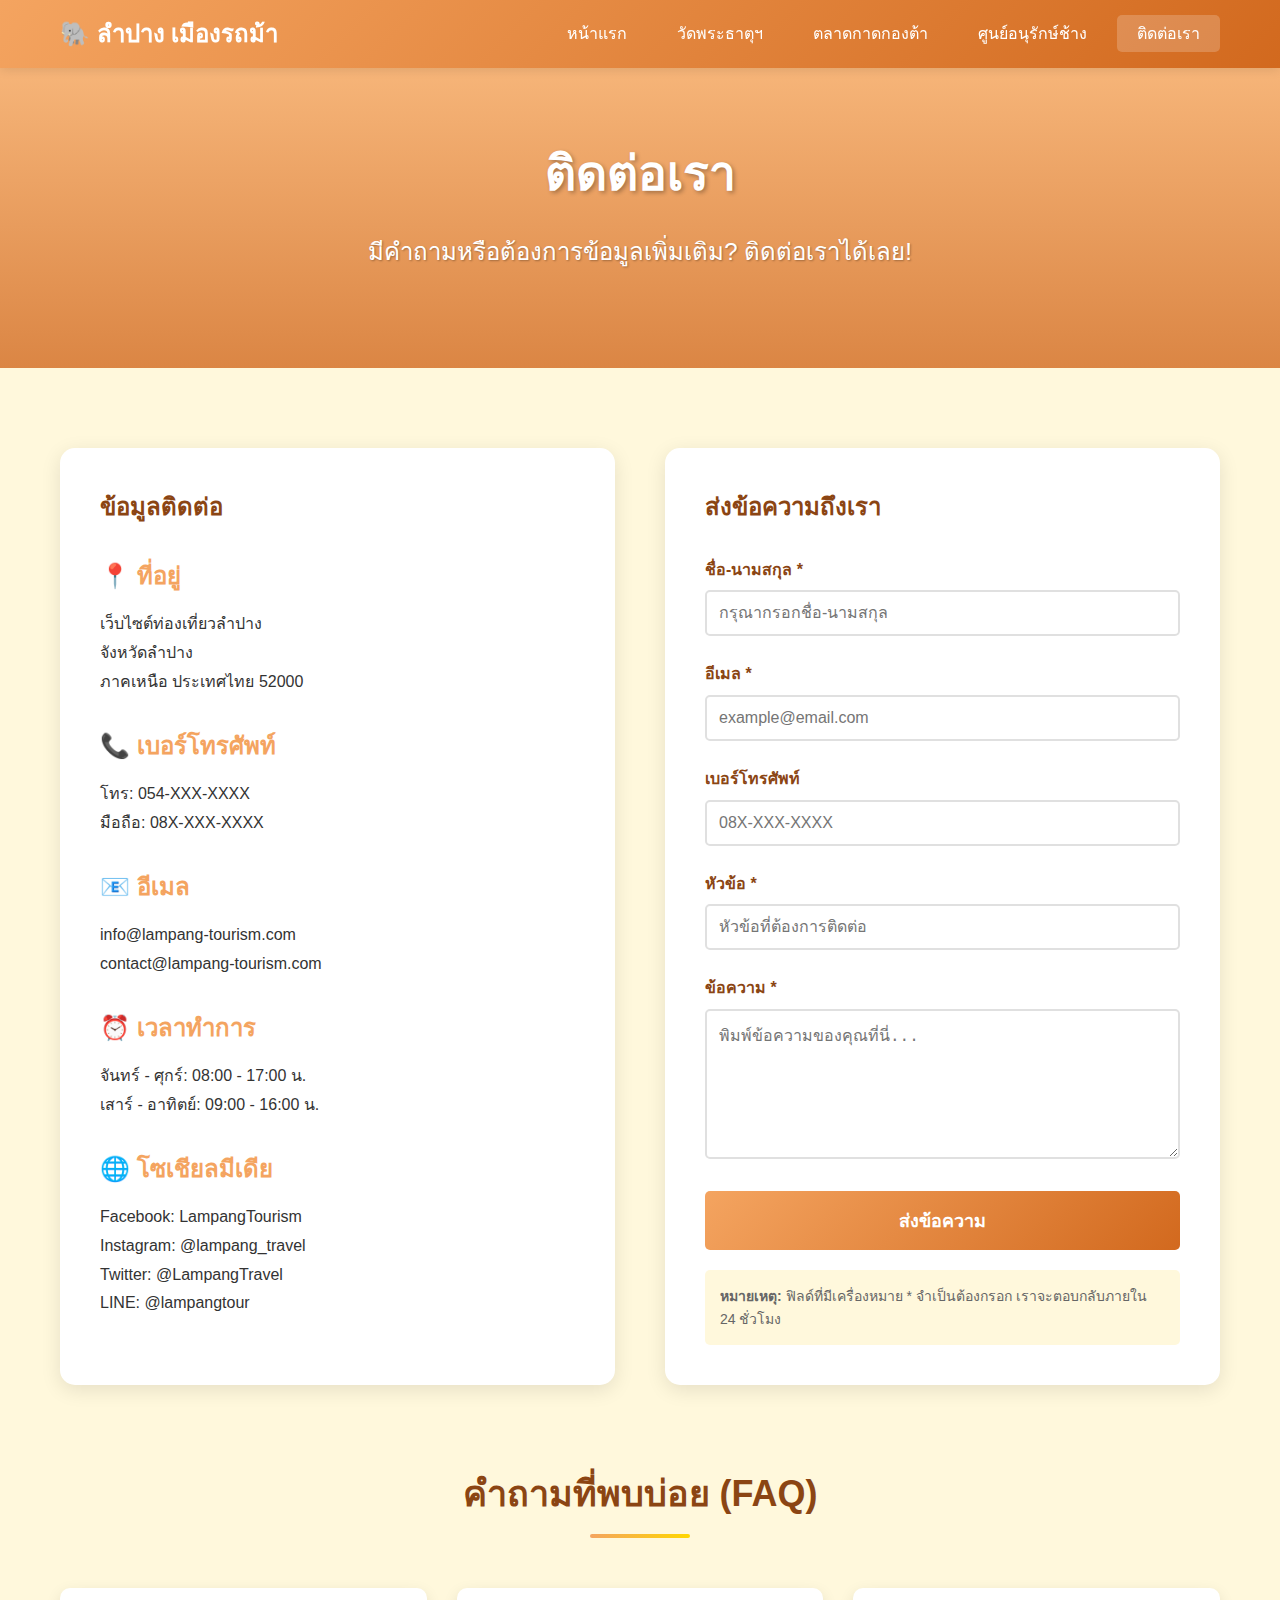
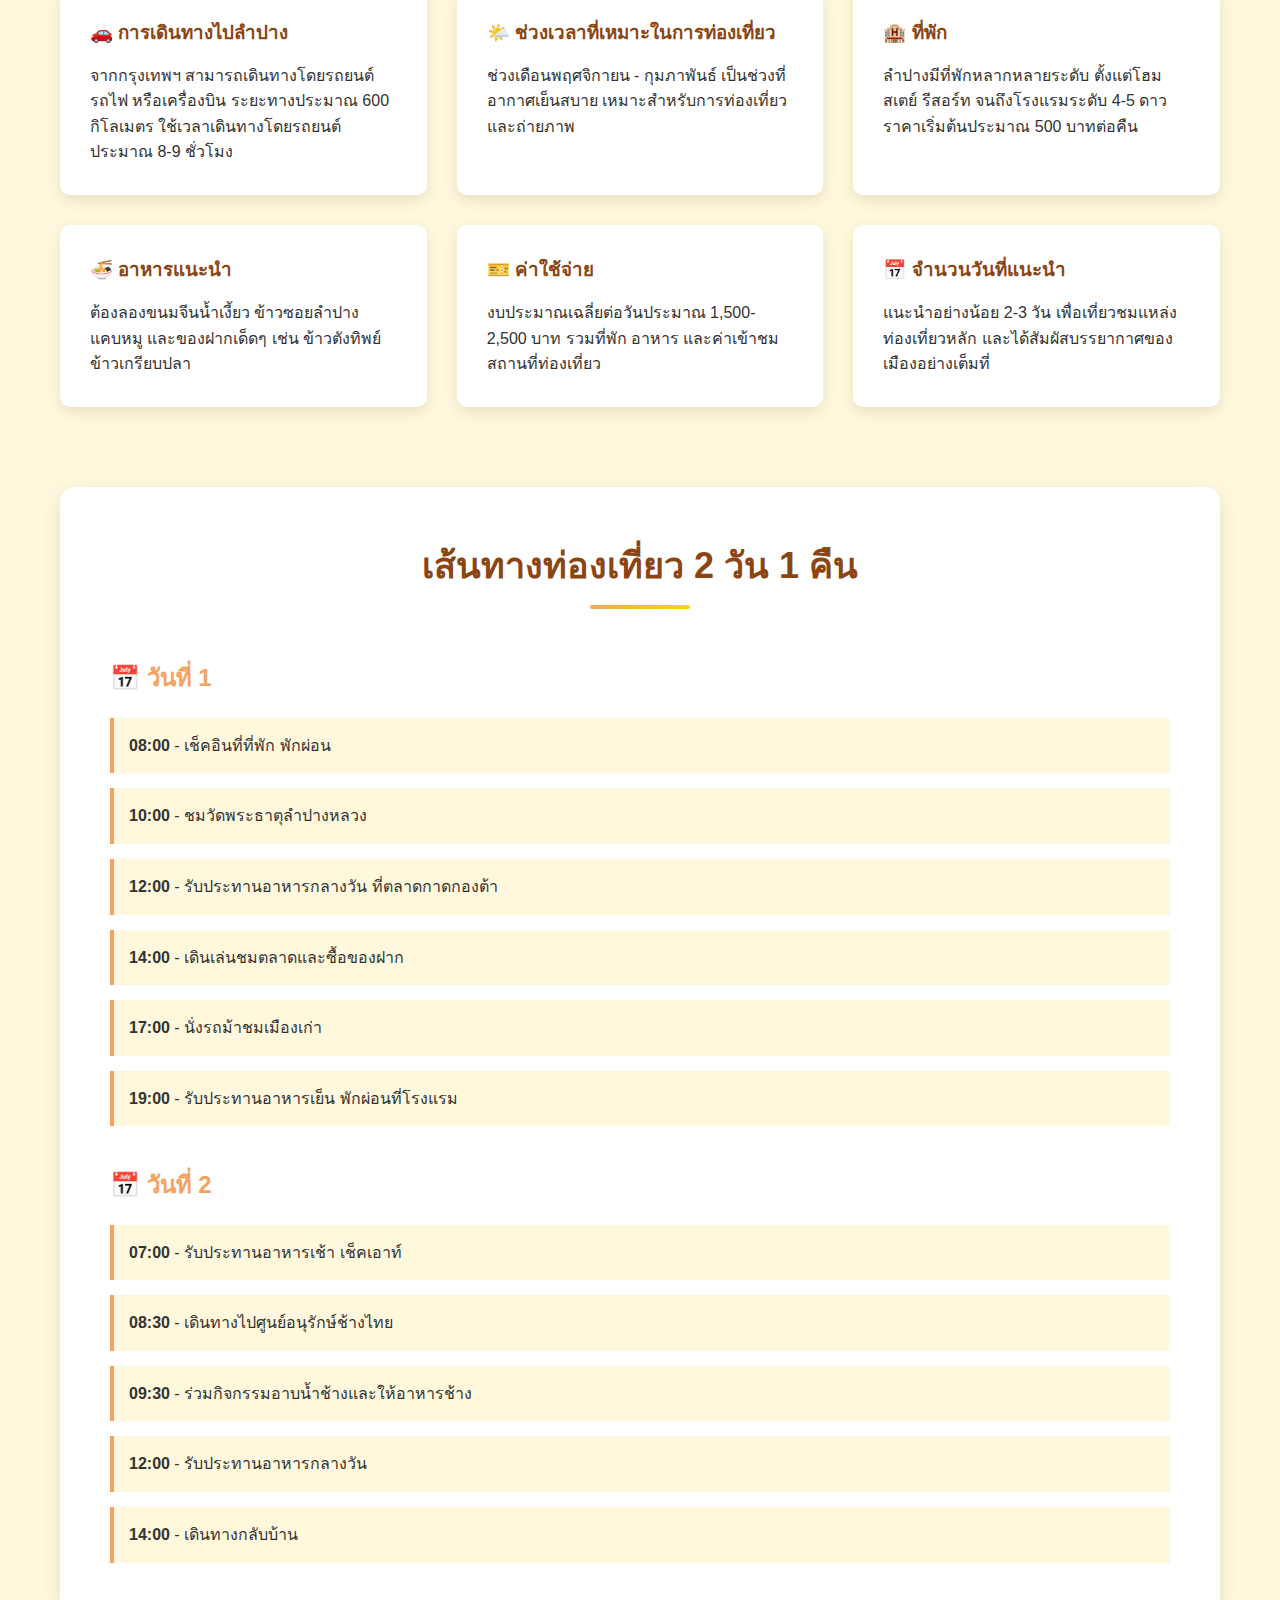
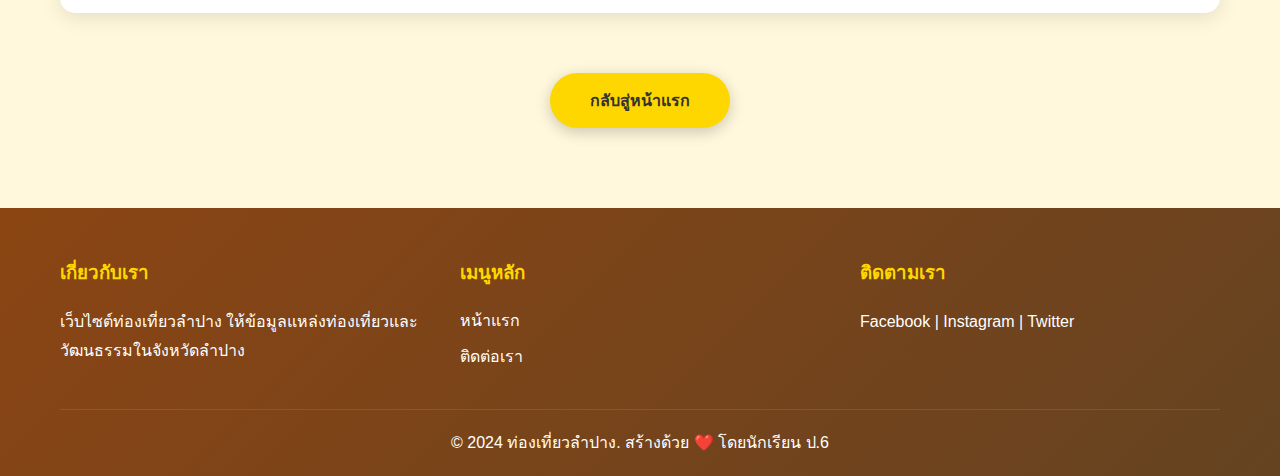
<file: contact - Copy.html>
<!DOCTYPE html>
<html lang="th">
<head>
    <meta charset="UTF-8">
    <meta name="viewport" content="width=device-width, initial-scale=1.0">
    <title>ติดต่อเรา - ท่องเที่ยวลำปาง</title>
    <link rel="stylesheet" href="styles.css">
</head>
<body>
    <header>
        <div class="container">
            <div class="logo">
                <h1>🐘 ลำปาง เมืองรถม้า</h1>
            </div>
            <nav>
                <ul>
                    <li><a href="index.html">หน้าแรก</a></li>
                    <li><a href="wat-phra-that.html">วัดพระธาตุฯ</a></li>
                    <li><a href="kad-kong-ta.html">ตลาดกาดกองต้า</a></li>
                    <li><a href="elephant-center.html">ศูนย์อนุรักษ์ช้าง</a></li>
                    <li><a href="contact.html" class="active">ติดต่อเรา</a></li>
                </ul>
            </nav>
        </div>
    </header>

    <section class="hero" style="height: 300px; background-image: linear-gradient(rgba(244, 164, 96, 0.8), rgba(210, 105, 30, 0.8)), url('https://images.unsplash.com/photo-1423666639041-f56000c27a9a?w=1600&h=400&fit=crop');">
        <div class="hero-content">
            <h2>ติดต่อเรา</h2>
            <p>มีคำถามหรือต้องการข้อมูลเพิ่มเติม? ติดต่อเราได้เลย!</p>
        </div>
    </section>

    <section class="contact-section">
        <div class="container">
            <div class="contact-container">
                <div class="contact-info">
                    <h2 style="color: #8B4513; margin-bottom: 30px;">ข้อมูลติดต่อ</h2>
                    
                    <div style="margin-bottom: 30px;">
                        <h3 style="color: #F4A460; margin-bottom: 15px;">📍 ที่อยู่</h3>
                        <p>เว็บไซต์ท่องเที่ยวลำปาง<br>
                        จังหวัดลำปาง<br>
                        ภาคเหนือ ประเทศไทย 52000</p>
                    </div>

                    <div style="margin-bottom: 30px;">
                        <h3 style="color: #F4A460; margin-bottom: 15px;">📞 เบอร์โทรศัพท์</h3>
                        <p>โทร: 054-XXX-XXXX<br>
                        มือถือ: 08X-XXX-XXXX</p>
                    </div>

                    <div style="margin-bottom: 30px;">
                        <h3 style="color: #F4A460; margin-bottom: 15px;">📧 อีเมล</h3>
                        <p>info@lampang-tourism.com<br>
                        contact@lampang-tourism.com</p>
                    </div>

                    <div style="margin-bottom: 30px;">
                        <h3 style="color: #F4A460; margin-bottom: 15px;">⏰ เวลาทำการ</h3>
                        <p>จันทร์ - ศุกร์: 08:00 - 17:00 น.<br>
                        เสาร์ - อาทิตย์: 09:00 - 16:00 น.</p>
                    </div>

                    <div>
                        <h3 style="color: #F4A460; margin-bottom: 15px;">🌐 โซเชียลมีเดีย</h3>
                        <p>Facebook: LampangTourism<br>
                        Instagram: @lampang_travel<br>
                        Twitter: @LampangTravel<br>
                        LINE: @lampangtour</p>
                    </div>
                </div>

                <div class="contact-form">
                    <h2 style="color: #8B4513; margin-bottom: 30px;">ส่งข้อความถึงเรา</h2>
                    <form>
                        <div class="form-group">
                            <label for="name">ชื่อ-นามสกุล *</label>
                            <input type="text" id="name" name="name" required placeholder="กรุณากรอกชื่อ-นามสกุล">
                        </div>

                        <div class="form-group">
                            <label for="email">อีเมล *</label>
                            <input type="email" id="email" name="email" required placeholder="example@email.com">
                        </div>

                        <div class="form-group">
                            <label for="phone">เบอร์โทรศัพท์</label>
                            <input type="tel" id="phone" name="phone" placeholder="08X-XXX-XXXX">
                        </div>

                        <div class="form-group">
                            <label for="subject">หัวข้อ *</label>
                            <input type="text" id="subject" name="subject" required placeholder="หัวข้อที่ต้องการติดต่อ">
                        </div>

                        <div class="form-group">
                            <label for="message">ข้อความ *</label>
                            <textarea id="message" name="message" required placeholder="พิมพ์ข้อความของคุณที่นี่..."></textarea>
                        </div>

                        <button type="submit" class="submit-btn">ส่งข้อความ</button>
                    </form>

                    <div style="margin-top: 20px; padding: 15px; background-color: #FFF8DC; border-radius: 5px;">
                        <p style="font-size: 14px; color: #666; margin: 0;">
                            <strong>หมายเหตุ:</strong> ฟิลด์ที่มีเครื่องหมาย * จำเป็นต้องกรอก เราจะตอบกลับภายใน 24 ชั่วโมง
                        </p>
                    </div>
                </div>
            </div>

            <div style="margin-top: 80px;">
                <h2 class="section-title">คำถามที่พบบ่อย (FAQ)</h2>
                <div style="display: grid; grid-template-columns: repeat(auto-fit, minmax(300px, 1fr)); gap: 30px;">
                    <div style="background-color: white; padding: 30px; border-radius: 10px; box-shadow: 0 5px 15px rgba(0,0,0,0.1);">
                        <h3 style="color: #8B4513; margin-bottom: 15px;">🚗 การเดินทางไปลำปาง</h3>
                        <p>จากกรุงเทพฯ สามารถเดินทางโดยรถยนต์ รถไฟ หรือเครื่องบิน ระยะทางประมาณ 600 กิโลเมตร ใช้เวลาเดินทางโดยรถยนต์ประมาณ 8-9 ชั่วโมง</p>
                    </div>

                    <div style="background-color: white; padding: 30px; border-radius: 10px; box-shadow: 0 5px 15px rgba(0,0,0,0.1);">
                        <h3 style="color: #8B4513; margin-bottom: 15px;">🌤️ ช่วงเวลาที่เหมาะในการท่องเที่ยว</h3>
                        <p>ช่วงเดือนพฤศจิกายน - กุมภาพันธ์ เป็นช่วงที่อากาศเย็นสบาย เหมาะสำหรับการท่องเที่ยวและถ่ายภาพ</p>
                    </div>

                    <div style="background-color: white; padding: 30px; border-radius: 10px; box-shadow: 0 5px 15px rgba(0,0,0,0.1);">
                        <h3 style="color: #8B4513; margin-bottom: 15px;">🏨 ที่พัก</h3>
                        <p>ลำปางมีที่พักหลากหลายระดับ ตั้งแต่โฮมสเตย์ รีสอร์ท จนถึงโรงแรมระดับ 4-5 ดาว ราคาเริ่มต้นประมาณ 500 บาทต่อคืน</p>
                    </div>

                    <div style="background-color: white; padding: 30px; border-radius: 10px; box-shadow: 0 5px 15px rgba(0,0,0,0.1);">
                        <h3 style="color: #8B4513; margin-bottom: 15px;">🍜 อาหารแนะนำ</h3>
                        <p>ต้องลองขนมจีนน้ำเงี้ยว ข้าวซอยลำปาง แคบหมู และของฝากเด็ดๆ เช่น ข้าวตังทิพย์ ข้าวเกรียบปลา</p>
                    </div>

                    <div style="background-color: white; padding: 30px; border-radius: 10px; box-shadow: 0 5px 15px rgba(0,0,0,0.1);">
                        <h3 style="color: #8B4513; margin-bottom: 15px;">🎫 ค่าใช้จ่าย</h3>
                        <p>งบประมาณเฉลี่ยต่อวันประมาณ 1,500-2,500 บาท รวมที่พัก อาหาร และค่าเข้าชมสถานที่ท่องเที่ยว</p>
                    </div>

                    <div style="background-color: white; padding: 30px; border-radius: 10px; box-shadow: 0 5px 15px rgba(0,0,0,0.1);">
                        <h3 style="color: #8B4513; margin-bottom: 15px;">📅 จำนวนวันที่แนะนำ</h3>
                        <p>แนะนำอย่างน้อย 2-3 วัน เพื่อเที่ยวชมแหล่งท่องเที่ยวหลัก และได้สัมผัสบรรยากาศของเมืองอย่างเต็มที่</p>
                    </div>
                </div>
            </div>

            <div style="margin-top: 80px; background-color: white; padding: 50px; border-radius: 15px; box-shadow: 0 5px 20px rgba(0,0,0,0.1);">
                <h2 class="section-title">เส้นทางท่องเที่ยว 2 วัน 1 คืน</h2>
                
                <div style="margin-bottom: 40px;">
                    <h3 style="color: #F4A460; margin-bottom: 20px; font-size: 24px;">📅 วันที่ 1</h3>
                    <ul style="list-style: none; padding-left: 0;">
                        <li style="padding: 15px; border-left: 4px solid #F4A460; margin-bottom: 15px; background-color: #FFF8DC;">
                            <strong>08:00</strong> - เช็คอินที่ที่พัก พักผ่อน
                        </li>
                        <li style="padding: 15px; border-left: 4px solid #F4A460; margin-bottom: 15px; background-color: #FFF8DC;">
                            <strong>10:00</strong> - ชมวัดพระธาตุลำปางหลวง
                        </li>
                        <li style="padding: 15px; border-left: 4px solid #F4A460; margin-bottom: 15px; background-color: #FFF8DC;">
                            <strong>12:00</strong> - รับประทานอาหารกลางวัน ที่ตลาดกาดกองต้า
                        </li>
                        <li style="padding: 15px; border-left: 4px solid #F4A460; margin-bottom: 15px; background-color: #FFF8DC;">
                            <strong>14:00</strong> - เดินเล่นชมตลาดและซื้อของฝาก
                        </li>
                        <li style="padding: 15px; border-left: 4px solid #F4A460; margin-bottom: 15px; background-color: #FFF8DC;">
                            <strong>17:00</strong> - นั่งรถม้าชมเมืองเก่า
                        </li>
                        <li style="padding: 15px; border-left: 4px solid #F4A460; background-color: #FFF8DC;">
                            <strong>19:00</strong> - รับประทานอาหารเย็น พักผ่อนที่โรงแรม
                        </li>
                    </ul>
                </div>

                <div>
                    <h3 style="color: #F4A460; margin-bottom: 20px; font-size: 24px;">📅 วันที่ 2</h3>
                    <ul style="list-style: none; padding-left: 0;">
                        <li style="padding: 15px; border-left: 4px solid #F4A460; margin-bottom: 15px; background-color: #FFF8DC;">
                            <strong>07:00</strong> - รับประทานอาหารเช้า เช็คเอาท์
                        </li>
                        <li style="padding: 15px; border-left: 4px solid #F4A460; margin-bottom: 15px; background-color: #FFF8DC;">
                            <strong>08:30</strong> - เดินทางไปศูนย์อนุรักษ์ช้างไทย
                        </li>
                        <li style="padding: 15px; border-left: 4px solid #F4A460; margin-bottom: 15px; background-color: #FFF8DC;">
                            <strong>09:30</strong> - ร่วมกิจกรรมอาบน้ำช้างและให้อาหารช้าง
                        </li>
                        <li style="padding: 15px; border-left: 4px solid #F4A460; margin-bottom: 15px; background-color: #FFF8DC;">
                            <strong>12:00</strong> - รับประทานอาหารกลางวัน
                        </li>
                        <li style="padding: 15px; border-left: 4px solid #F4A460; background-color: #FFF8DC;">
                            <strong>14:00</strong> - เดินทางกลับบ้าน
                        </li>
                    </ul>
                </div>
            </div>

            <div style="margin-top: 60px; text-align: center;">
                <a href="index.html" class="btn">กลับสู่หน้าแรก</a>
            </div>
        </div>
    </section>

    <footer>
        <div class="container">
            <div class="footer-content">
                <div class="footer-section">
                    <h3>เกี่ยวกับเรา</h3>
                    <p>เว็บไซต์ท่องเที่ยวลำปาง ให้ข้อมูลแหล่งท่องเที่ยวและวัฒนธรรมในจังหวัดลำปาง</p>
                </div>
                <div class="footer-section">
                    <h3>เมนูหลัก</h3>
                    <ul>
                        <li><a href="index.html">หน้าแรก</a></li>
                        <li><a href="contact.html">ติดต่อเรา</a></li>
                    </ul>
                </div>
                <div class="footer-section">
                    <h3>ติดตามเรา</h3>
                    <p>Facebook | Instagram | Twitter</p>
                </div>
            </div>
            <div class="footer-bottom">
                <p>&copy; 2024 ท่องเที่ยวลำปาง. สร้างด้วย ❤️ โดยนักเรียน ป.6</p>
            </div>
        </div>
    </footer>
</body>
</html>
</file>
<file: styles.css>
/* ========== ตั้งค่าพื้นฐาน ========== */
* {
    margin: 0;
    padding: 0;
    box-sizing: border-box;
}

body {
    font-family: 'Segoe UI', Tahoma, Geneva, Verdana, sans-serif;
    line-height: 1.6;
    color: #333;
    background-color: #FFF8DC;
}

.container {
    max-width: 1200px;
    margin: 0 auto;
    padding: 0 20px;
}

/* ========== Header และ Navigation ========== */
header {
    background: linear-gradient(135deg, #F4A460 0%, #D2691E 100%);
    box-shadow: 0 2px 10px rgba(0,0,0,0.1);
    position: sticky;
    top: 0;
    z-index: 1000;
}

header .container {
    display: flex;
    justify-content: space-between;
    align-items: center;
    padding: 15px 20px;
}

.logo h1 {
    color: white;
    font-size: 24px;
    font-weight: bold;
}

nav ul {
    display: flex;
    list-style: none;
    gap: 10px;
}

nav ul li a {
    color: white;
    text-decoration: none;
    padding: 10px 20px;
    border-radius: 5px;
    transition: all 0.3s ease;
    font-weight: 500;
}

nav ul li a:hover,
nav ul li a.active {
    background-color: rgba(255, 255, 255, 0.2);
    transform: translateY(-2px);
}

/* ========== Hero Section ========== */
.hero {
    background: linear-gradient(rgba(244, 164, 96, 0.8), rgba(210, 105, 30, 0.8)),
    url('images/lampang2.jpg') center/cover;
    height: 500px;
    display: flex;
    align-items: center;
    justify-content: center;
    text-align: center;
    color: white;
}

.hero-content h2 {
    font-size: 48px;
    margin-bottom: 20px;
    text-shadow: 2px 2px 4px rgba(0,0,0,0.3);
}

.hero-content p {
    font-size: 24px;
    margin-bottom: 30px;
    text-shadow: 1px 1px 2px rgba(0,0,0,0.3);
}

.btn {
    display: inline-block;
    padding: 15px 40px;
    background-color: #FFD700;
    color: #333;
    text-decoration: none;
    border-radius: 50px;
    font-weight: bold;
    transition: all 0.3s ease;
    box-shadow: 0 4px 15px rgba(0,0,0,0.2);
}

.btn:hover {
    background-color: #FFA500;
    transform: translateY(-3px);
    box-shadow: 0 6px 20px rgba(0,0,0,0.3);
}

/* ========== Section Title ========== */
.section-title {
    text-align: center;
    font-size: 36px;
    color: #8B4513;
    margin-bottom: 50px;
    position: relative;
    padding-bottom: 15px;
}

.section-title::after {
    content: '';
    position: absolute;
    bottom: 0;
    left: 50%;
    transform: translateX(-50%);
    width: 100px;
    height: 4px;
    background: linear-gradient(90deg, #F4A460, #FFD700);
    border-radius: 2px;
}

/* ========== About Section ========== */
.about {
    padding: 80px 0;
    background-color: white;
}

.content-wrapper {
    display: flex;
    align-items: center;
    gap: 50px;
}

.content-text {
    flex: 1;
}

.content-text p {
    font-size: 18px;
    margin-bottom: 20px;
    text-align: justify;
    line-height: 1.8;
}

.content-image {
    flex: 1;
}

.content-image img {
    width: 100%;
    border-radius: 15px;
    box-shadow: 0 10px 30px rgba(0,0,0,0.2);
    transition: transform 0.3s ease;
}

.content-image img:hover {
    transform: scale(1.05);
}

/* ========== Attractions Section ========== */
.attractions {
    padding: 80px 0;
}

.attraction-item {
    display: flex;
    align-items: center;
    gap: 50px;
    margin-bottom: 60px;
    background-color: white;
    padding: 40px;
    border-radius: 15px;
    box-shadow: 0 5px 20px rgba(0,0,0,0.1);
    transition: transform 0.3s ease;
}

.attraction-item:hover {
    transform: translateY(-5px);
    box-shadow: 0 10px 30px rgba(0,0,0,0.15);
}

.attraction-item.reverse {
    flex-direction: row-reverse;
}

.attraction-image {
    flex: 1;
}

.attraction-image img {
    width: 100%;
    border-radius: 10px;
    box-shadow: 0 5px 15px rgba(0,0,0,0.1);
}

.attraction-content {
    flex: 1;
}

.attraction-content h3 {
    font-size: 28px;
    color: #8B4513;
    margin-bottom: 20px;
}

.attraction-content p {
    font-size: 16px;
    line-height: 1.8;
    margin-bottom: 20px;
    text-align: justify;
}

.btn-link {
    display: inline-block;
    color: #F4A460;
    text-decoration: none;
    font-weight: bold;
    font-size: 18px;
    transition: all 0.3s ease;
}

.btn-link:hover {
    color: #D2691E;
    transform: translateX(5px);
}

/* ========== Detail Page Styles ========== */
.detail-hero {
    background: linear-gradient(rgba(244, 164, 96, 0.8), rgba(210, 105, 30, 0.8)),
    url('https://images.unsplash.com/photo-1551882547-ff40c63fe5fa?w=1600&h=400&fit=crop') center/cover;
    height: 300px;
    display: flex;
    align-items: center;
    justify-content: center;
    text-align: center;
    color: white;
}

.detail-hero h2 {
    font-size: 42px;
    text-shadow: 2px 2px 4px rgba(0,0,0,0.3);
}

.detail-content {
    padding: 80px 0;
    background-color: white;
}

.info-box {
    background-color: #FFF8DC;
    padding: 30px;
    border-radius: 10px;
    border-left: 5px solid #F4A460;
    margin: 30px 0;
}

.info-box h3 {
    color: #8B4513;
    margin-bottom: 15px;
    font-size: 24px;
}

.info-box ul {
    list-style: none;
    padding-left: 0;
}

.info-box ul li {
    padding: 10px 0;
    border-bottom: 1px solid #e0e0e0;
    font-size: 16px;
}

.info-box ul li:last-child {
    border-bottom: none;
}

.info-box ul li::before {
    content: "✓ ";
    color: #F4A460;
    font-weight: bold;
    margin-right: 10px;
}

.gallery {
    display: grid;
    grid-template-columns: repeat(auto-fit, minmax(300px, 1fr));
    gap: 20px;
    margin-top: 40px;
}

.gallery img {
    width: 100%;
    height: 250px;
    object-fit: cover;
    border-radius: 10px;
    box-shadow: 0 5px 15px rgba(0,0,0,0.1);
    transition: transform 0.3s ease;
}

.gallery img:hover {
    transform: scale(1.05);
}

/* ========== Contact Form ========== */
.contact-section {
    padding: 80px 0;
}

.contact-container {
    display: flex;
    gap: 50px;
}

.contact-info {
    flex: 1;
    background-color: white;
    padding: 40px;
    border-radius: 15px;
    box-shadow: 0 5px 20px rgba(0,0,0,0.1);
}

.contact-info h3 {
    color: #8B4513;
    margin-bottom: 20px;
    font-size: 24px;
}

.contact-info p {
    margin-bottom: 15px;
    font-size: 16px;
    line-height: 1.8;
}

.contact-form {
    flex: 1;
    background-color: white;
    padding: 40px;
    border-radius: 15px;
    box-shadow: 0 5px 20px rgba(0,0,0,0.1);
}

.form-group {
    margin-bottom: 25px;
}

.form-group label {
    display: block;
    margin-bottom: 8px;
    color: #8B4513;
    font-weight: bold;
}

.form-group input,
.form-group textarea {
    width: 100%;
    padding: 12px;
    border: 2px solid #e0e0e0;
    border-radius: 5px;
    font-size: 16px;
    transition: border-color 0.3s ease;
}

.form-group input:focus,
.form-group textarea:focus {
    outline: none;
    border-color: #F4A460;
}

.form-group textarea {
    resize: vertical;
    min-height: 150px;
}

.submit-btn {
    width: 100%;
    padding: 15px;
    background: linear-gradient(135deg, #F4A460 0%, #D2691E 100%);
    color: white;
    border: none;
    border-radius: 5px;
    font-size: 18px;
    font-weight: bold;
    cursor: pointer;
    transition: all 0.3s ease;
}

.submit-btn:hover {
    transform: translateY(-2px);
    box-shadow: 0 5px 15px rgba(0,0,0,0.2);
}

/* ========== Footer ========== */
footer {
    background: linear-gradient(135deg, #8B4513 0%, #654321 100%);
    color: white;
    padding: 50px 0 20px;
}

.footer-content {
    display: grid;
    grid-template-columns: repeat(auto-fit, minmax(250px, 1fr));
    gap: 40px;
    margin-bottom: 30px;
}

.footer-section h3 {
    margin-bottom: 20px;
    color: #FFD700;
}

.footer-section p {
    line-height: 1.8;
}

.footer-section ul {
    list-style: none;
}

.footer-section ul li {
    margin-bottom: 10px;
}

.footer-section ul li a {
    color: white;
    text-decoration: none;
    transition: color 0.3s ease;
}

.footer-section ul li a:hover {
    color: #FFD700;
}

.footer-bottom {
    text-align: center;
    padding-top: 20px;
    border-top: 1px solid rgba(255, 255, 255, 0.1);
}

/* ========== Responsive Design ========== */
@media (max-width: 768px) {
    header .container {
        flex-direction: column;
        gap: 15px;
    }

    nav ul {
        flex-wrap: wrap;
        justify-content: center;
    }

    .hero-content h2 {
        font-size: 32px;
    }

    .hero-content p {
        font-size: 18px;
    }

    .content-wrapper,
    .attraction-item,
    .attraction-item.reverse,
    .contact-container {
        flex-direction: column;
    }

    .section-title {
        font-size: 28px;
    }

    .gallery {
        grid-template-columns: 1fr;
    }
}
</file>
